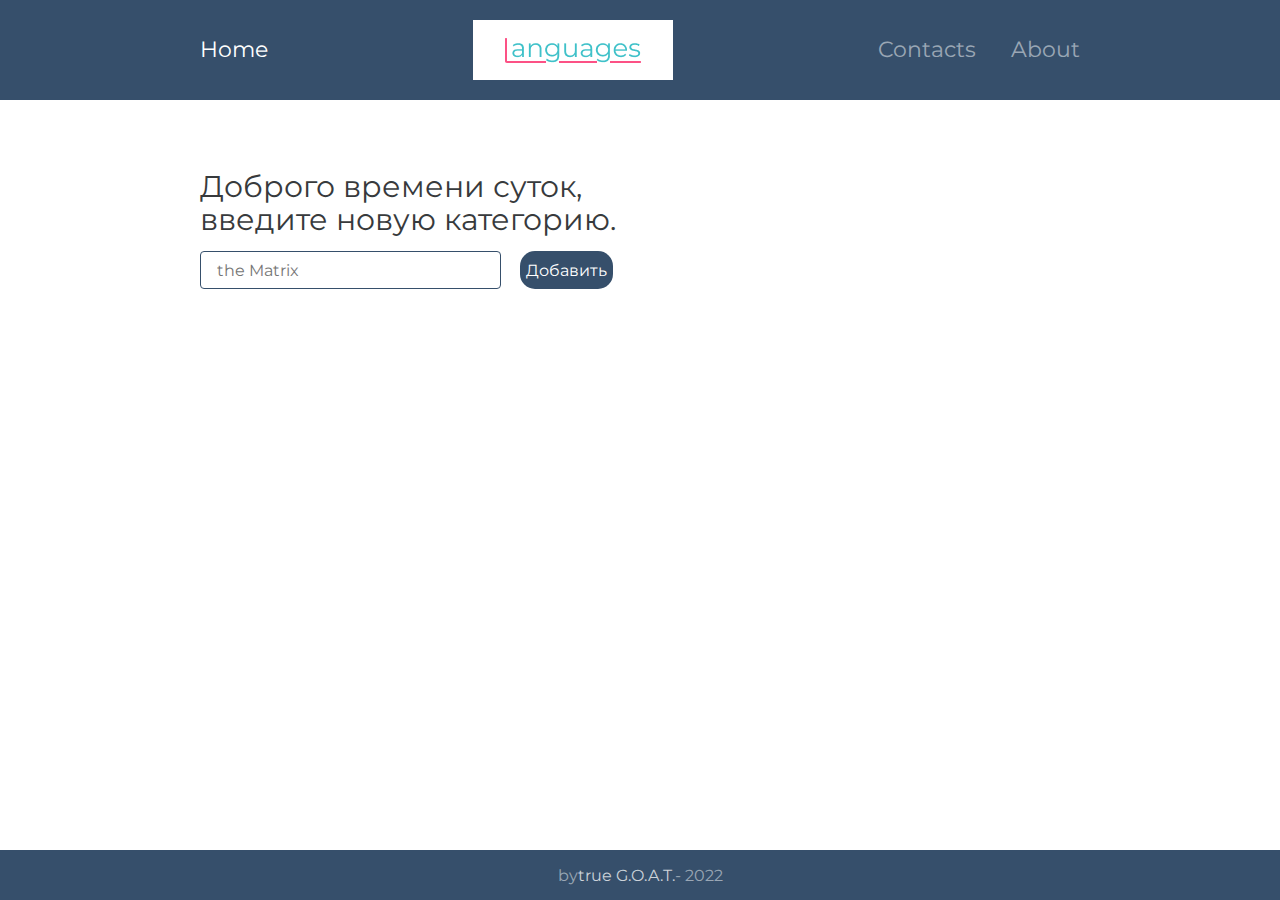
<file: index.html>
<!DOCTYPE html>
<html lang="en">
<head>
    <meta charset="UTF-8">
    <meta http-equiv="X-UA-Compatible" content="IE=edge">
    <meta name="viewport" content="width=device-width, initial-scale=1.0">
    <link rel="icon" type="image/x-icon" href="img/ico.ico">
    <link href="https://fonts.googleapis.com/css2?family=Montserrat&display=swap" rel="stylesheet">
    <link rel="stylesheet" href="css/reset.css">
    <link rel="stylesheet" href="css/global.css">
    <link rel="stylesheet" href="css/header.css">
    <link rel="stylesheet" href="css/footer.css">
    <link rel="stylesheet" href="css/pages/index.css">
    <title>Languages</title>
</head>
<body>
    <div class="wrapper">
        <header class="header">
            <span class="header__span">Home</span>
            <a class="logo-link" href="index.html"><img class="logo" src="img/logo.png" alt="logo"></a>
            <nav class="navigation">
                <ul class="navigation__list">
                    <li class="navigation__item">
                        <a class="navigation__link" href="php/pages/contacts.php">Contacts</a>
                    </li>
                    <li class="navigation__item">
                        <a class="navigation__link" href="html/about.html">About</a>
                    </li>
                </ul>
            </nav>
        </header>
        <main class="main">
            <div class="main__inner">
                <div class="main__greetings">
                    <h1 class="main__title">Доброго времени суток, введите новую категорию.</h1>
                    <form id="formObject">
                        <input class="main__input inpt" id="objectInput" type="text" placeholder="the Matrix">
                        <button class="main__btn btn" id="objectButton">Добавить</button>
                    </form>
                </div>
                
            </div>
        </main>
        <footer class="footer">
            by <span class="footer__span"> true G.O.A.T.</span> - 2022
        </footer>
    </div>
    
    <script src="js/wordsFunctions.js"></script>
</body>
</html>
</file>
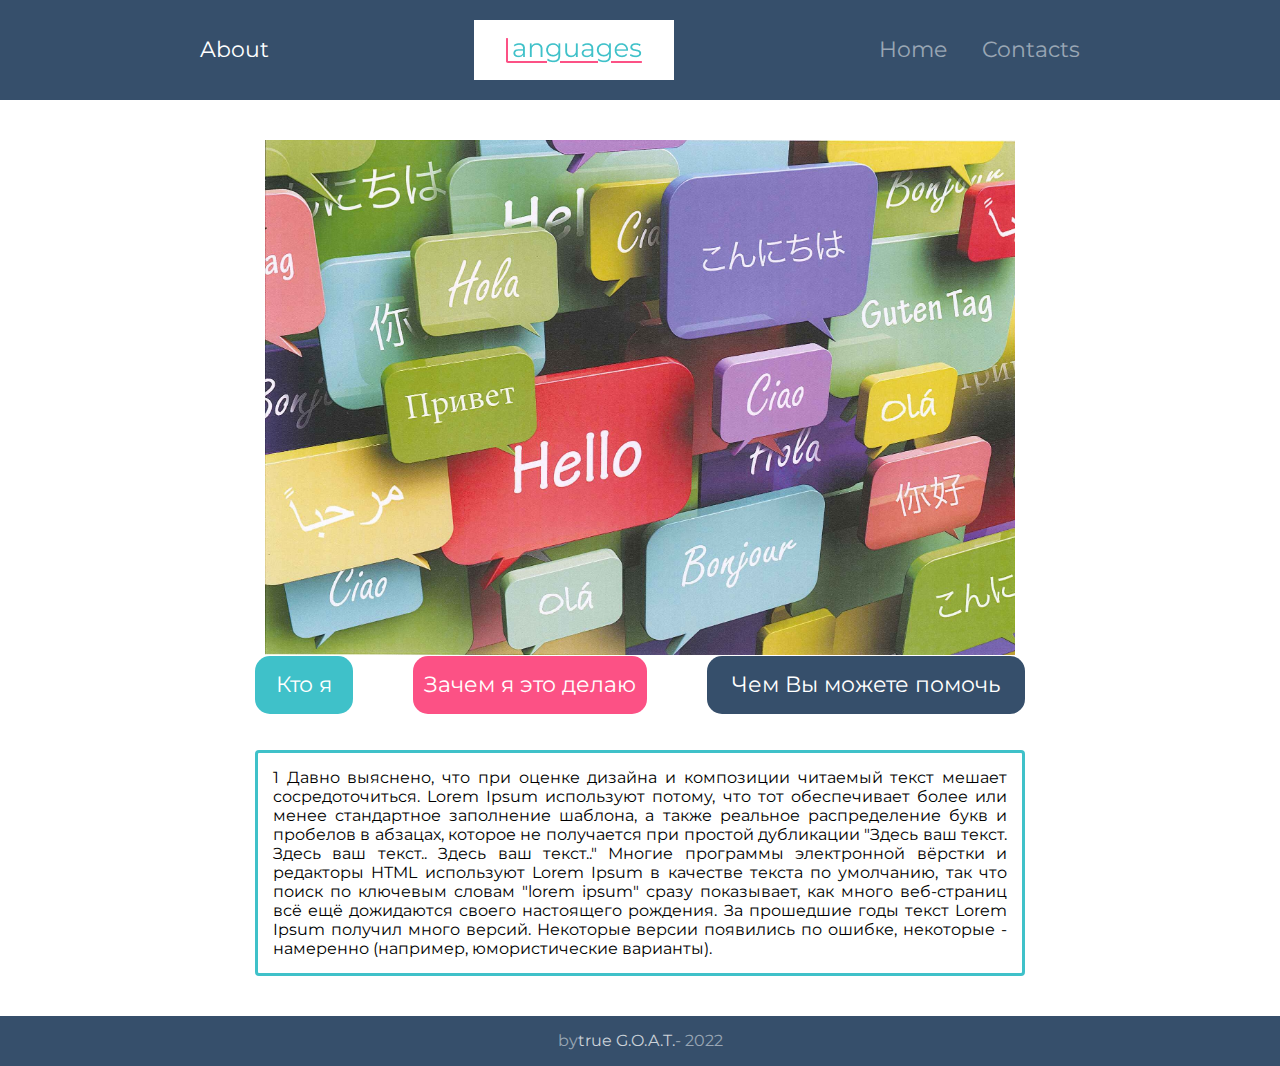
<file: html/about.html>
<!DOCTYPE html>
<html lang="en">
<head>
    <meta charset="UTF-8">
    <meta http-equiv="X-UA-Compatible" content="IE=edge">
    <meta name="viewport" content="width=device-width, initial-scale=1.0">
    <link rel="icon" type="image/x-icon" href="../img/ico.ico">
    <link href="https://fonts.googleapis.com/css2?family=Montserrat&display=swap" rel="stylesheet">
    <link rel="stylesheet" href="../css/reset.css">
    <link rel="stylesheet" href="../css/global.css">
    <link rel="stylesheet" href="../css/header.css">
    <link rel="stylesheet" href="../css/footer.css">
    <link rel="stylesheet" href="../css/pages/about.css">
    <title>About</title>
</head>
<body>
    <div class="wrapper">
        <header class="header">
            <span class="header__span">About</span>
            <a class="logo-link" href="../index.html"><img class="logo" src="../img/logo.png" alt="logo"></a>
            <nav class="navigation">
                <ul class="navigation__list">
                    <li class="navigation__item">
                        <a class="navigation__link" href="../index.html">Home</a>
                    </li>
                    <li class="navigation__item">
                        <a class="navigation__link" href="../php/pages/contacts.php">Contacts</a>
                    </li>
                </ul>
            </nav>
        </header>
        <main class="main">
            <div class="main__inner">
                <div class="main__tabs">
                    <div class="tabs__wrapper">
                        <div class="tabs__container">
                            <a class="tabs__link sky" href="#tab1">Кто я</a>
                            <a class="tabs__link pink" href="#tab2">Зачем я это делаю</a>
                            <a class="tabs__link blue" href="#tab3">Чем Вы можете помочь</a>
                        </div>
                        <div class="tabs__content">
                           <div class="tabs__item sky-border" id="tab1">1 Давно выяснено, что при оценке дизайна и композиции 
                            читаемый текст мешает сосредоточиться. Lorem Ipsum 
                            используют потому, что тот обеспечивает более или менее 
                            стандартное заполнение шаблона, а также реальное 
                            распределение букв и пробелов в абзацах, которое не 
                            получается при простой дубликации "Здесь ваш текст. 
                            Здесь ваш текст.. Здесь ваш текст.." Многие программы 
                            электронной вёрстки и редакторы HTML используют Lorem 
                            Ipsum в качестве текста по умолчанию, так что поиск по 
                            ключевым словам "lorem ipsum" сразу показывает, как много 
                            веб-страниц всё ещё дожидаются своего настоящего рождения. 
                            За прошедшие годы текст Lorem Ipsum получил много версий. 
                            Некоторые версии появились по ошибке, некоторые - 
                            намеренно (например, юмористические варианты).</div>
                            <div class="tabs__item pink-border" id="tab2">2 Давно выяснено, что при оценке дизайна и композиции 
                            читаемый текст мешает сосредоточиться. Lorem Ipsum 
                            используют потому, что тот обеспечивает более или менее 
                            стандартное заполнение шаблона, а также реальное 
                            распределение букв и пробелов в абзацах, которое не 
                            получается при простой дубликации "Здесь ваш текст. 
                            Здесь ваш текст.. Здесь ваш текст.." Многие программы 
                            электронной вёрстки и редакторы HTML используют Lorem 
                            Ipsum в качестве текста по умолчанию, так что поиск по 
                            ключевым словам "lorem ipsum" сразу показывает, как много 
                            веб-страниц всё ещё дожидаются своего настоящего рождения. 
                            За прошедшие годы текст Lorem Ipsum получил много версий. 
                            Некоторые версии появились по ошибке, некоторые - 
                            намеренно (например, юмористические варианты).</div>
                            <div class="tabs__item blue-border" id="tab3">3 Давно выяснено, что при оценке дизайна и композиции 
                            читаемый текст мешает сосредоточиться. Lorem Ipsum 
                            используют потому, что тот обеспечивает более или менее 
                            стандартное заполнение шаблона, а также реальное 
                            распределение букв и пробелов в абзацах, которое не 
                            получается при простой дубликации "Здесь ваш текст. 
                            Здесь ваш текст.. Здесь ваш текст.." Многие программы 
                            электронной вёрстки и редакторы HTML используют Lorem 
                            Ipsum в качестве текста по умолчанию, так что поиск по 
                            ключевым словам "lorem ipsum" сразу показывает, как много 
                            веб-страниц всё ещё дожидаются своего настоящего рождения. 
                            За прошедшие годы текст Lorem Ipsum получил много версий. 
                            Некоторые версии появились по ошибке, некоторые - 
                            намеренно (например, юмористические варианты).</div> 
                        </div>
                    </div>
                </div>
                <div class="main__img">
                    <img class="img" src="../img/img.jpg" alt="image">
                </div>
            </div>  
        </main>
        <footer class="footer">
            by <span class="footer__span"> true G.O.A.T.</span> - 2022
        </footer>
        <script src="../js/tabs.js"></script>
    </div>
</body>
</html>
</file>
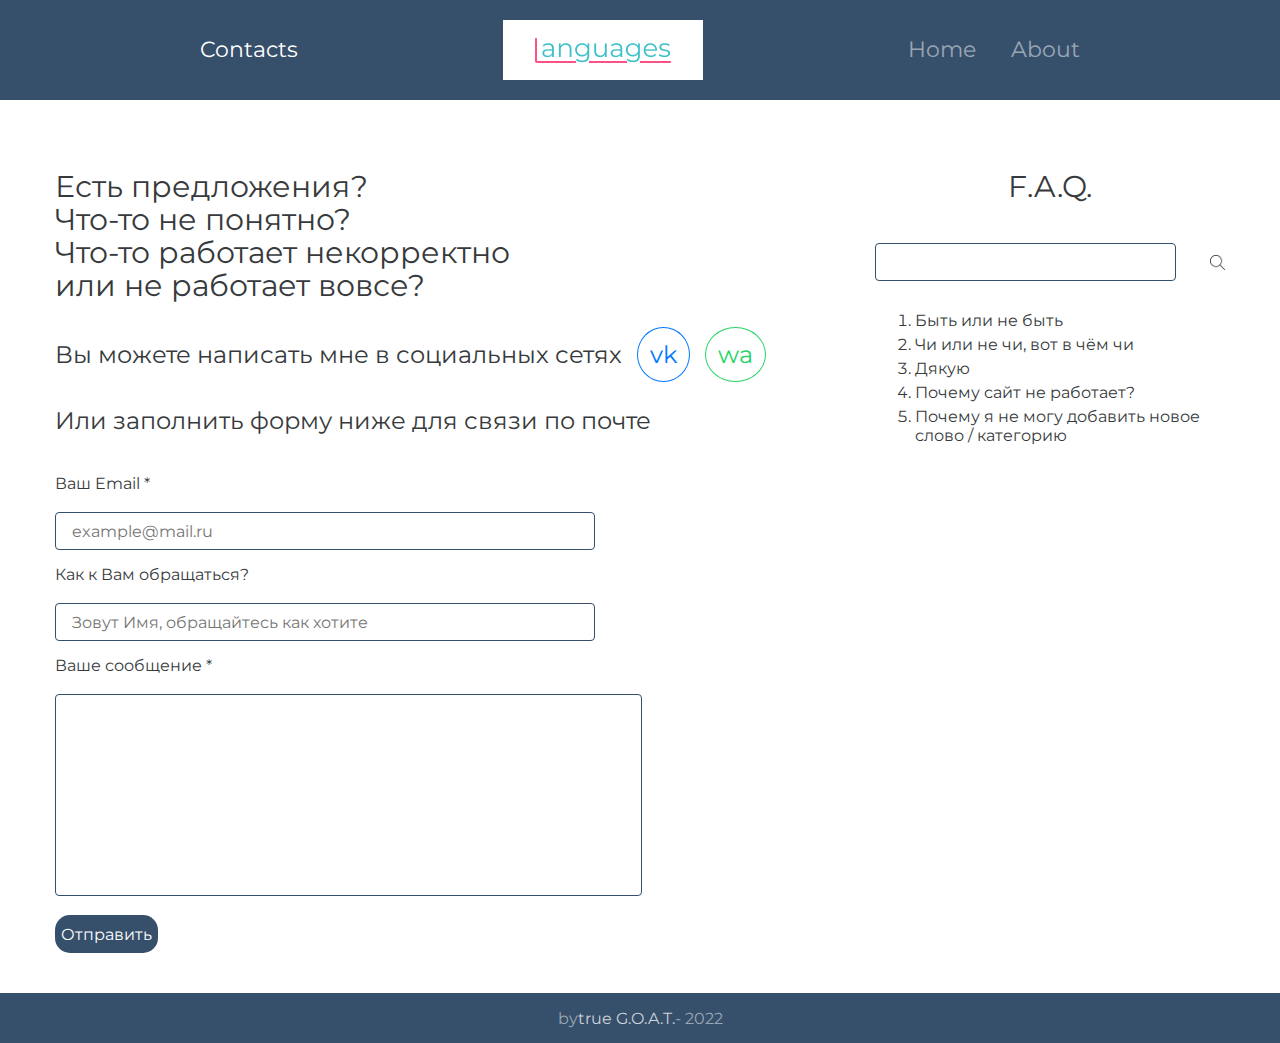
<file: html/contacts.html>
<!DOCTYPE html>
<html lang="en">
<head>
    <meta charset="UTF-8">
    <meta http-equiv="X-UA-Compatible" content="IE=edge">
    <meta name="viewport" content="width=device-width, initial-scale=1.0">
    <link rel="icon" type="image/x-icon" href="../img/ico.ico">
    <link href="https://fonts.googleapis.com/css2?family=Montserrat&display=swap" rel="stylesheet">
    <link rel="stylesheet" href="../css/reset.css">
    <link rel="stylesheet" href="../css/global.css">
    <link rel="stylesheet" href="../css/header.css">
    <link rel="stylesheet" href="../css/footer.css">
    <link rel="stylesheet" href="../css/pages/contacts.css">
    <title>Contacts</title>
</head>
<body>
    <div class="wrapper">
        <header class="header">
            <span class="header__span">Contacts</span>
            <a class="logo-link" href="../index.html"><img class="logo" src="../img/logo.png" alt="logo"></a>
            <nav class="navigation">
                <ul class="navigation__list">
                    <li class="navigation__item">
                        <a class="navigation__link" href="../index.html">Home</a>
                    </li>
                    <li class="navigation__item">
                        <a class="navigation__link" href="about.html">About</a>
                    </li>
                </ul>
            </nav>
            <div class="menu">
                <span></span>
                <span></span>
                <span></span>
            </div>
        </header>
        <main class="main">
            <div class="modal none" id="modal">
                <div class="modal__inner">
                    <div class="modal__header">
                        <h5 class="modal__title">Погодите-ка</h5>
                        <span id="close">&times;</span>
                    </div>
                    <div class="modal__content"></div>
                </div>
            </div>
            <div class="main__inner">
                <div class="main__item left-item">
                    <h1 class="main__title">Есть предложения?<br>Что-то не понятно?<br>Что-то работает некорректно<br>или не работает вовсе?</h1>
                    <div class="main__text flex">
                        <p class="text">Вы можете написать мне в социальных сетях</p>
                        <div class="main__links">
                            <div class="main__links-item"><a class="main__link vk" href="https://vk.com/truegoat" target="_blank">vk</a></div>
                            <div class="main__links-item"><a class="main__link wa" href="tel:+79603673787">wa</a></div>
                        </div>
                    </div>
                    <div class="main__text">
                        <p class="text">Или заполнить форму ниже для связи по почте</p>
                    </div>
                    <div class="main__form-wrapper">
                        <form class="main__form" action="../php/ajax.php" method="post">
                            <div class="main__form-label">Ваш Email *</div><br> 
                            <input class="main__form-input inpt" id="email" name="email" type="email" placeholder="example@mail.ru"><br>
                            <div class="main__form-label">Как к Вам обращаться?</div><br>
                            <input required class="main__form-input inpt" id="name" name="name" type="text" placeholder="Зовут Имя, обращайтесь как хотите"><br>
                            <div class="main__form-label">Ваше сообщение *</div><br>
                            <textarea class="main__form-ta" id="text" name="text"  cols="55" rows="10" ></textarea><br>
                            <button class="main__form-btn btn" id="button" type="submit">Отправить</button>
                        </form>
                    </div>
                </div>
                <div class="main__item right-item">
                    <h1 class="main__title">F.A.Q.</h1>
                    <div class="search-box">
                        <input class="faq-search inpt" type="text" name="" id="">
                        <img class="search-icon" src="../img/search.png" width="15px" height="15px" alt="">
                    </div>
                    
                    <ol class="main__list">
                        <li class="main__list-item">Быть или не быть</li>
                        <li class="main__list-item">Чи или не чи, вот в чём чи</li>
                        <li class="main__list-item">Дякую</li>
                        <li class="main__list-item">Почему сайт не работает?</li>
                        <li class="main__list-item">Почему я не могу добавить новое слово / категорию</li>
                    </ol>
                </div>
            </div>
        </main>
        <footer class="footer">
            by <span class="footer__span"> true G.O.A.T.</span> - 2022
        </footer>
    </div>
    <script src="../js/script.js"></script>
    <script src="../js/menu.js"></script>
    <script src="../js/search.js"></script>
</body>
</html>
</file>
<file: css/global.css>
/* ===== global ===== */
html,
body{
    height: 100%;
}

.wrapper{
    display: flex;
    flex-direction: column;
    min-height: 100%;
}
.main{
    flex: 1 0 auto;
}
.footer{
    flex: 0 0 auto;
}

/* global styles */
.btn{
    background-color: #364F6B;

    color: #fff;
    font-family: Montserrat;
    font-style: normal;
    font-weight: normal;
    font-size: 16px;
    line-height: 21px;

    max-width: 108px;
    min-height: 38px;

    border-radius: 15px;
    border: none;

    cursor: pointer;
}
.inpt{
    border-radius: 4px;
    border: 1px solid #364F6B;

    padding: 7px 16px;

    height: 38px;
}
</file>
<file: css/header.css>
/* ===== header ===== */
header{
    min-height: 100px;
    background-color: #364F6B;
    
    display: flex;
    justify-content: space-between;
    align-items: center;

    padding: 20px 200px;

    font-family: Montserrat;
    font-style: normal;
    font-weight: normal;
    font-size: 22px;
    line-height: 16px;
}
.header__span{
    color: #fff;
}
.navigation__list{
    display: flex;
}
.navigation__link{
    color: rgba(255, 255, 255, 0.5);
    transition: all 0.3s;
}
.navigation__link:hover{
    color: #fff;
}
.navigation__item + .navigation__item{
    margin-left: 35px;
}
.menu{
    display: none;
}
.menu span{
    background-color: #fff;
    width: 25px;
    height: 2px;
    z-index: 2;
    display: block;
    margin: 7px 0;
}

/* ===== media ===== */
@media (max-width: 920px){
    .header{
        padding: 0px;
        justify-content: space-around;
    }
}

@media (max-width: 525px){
    .logo{
        display: none;
    }
    .logo-link{
        display: none;
    }
}
</file>
<file: css/footer.css>
/* ===== footer ===== */
footer{
    background-color: #364F6B;
    min-height: 50px;

    font-family: Montserrat;
    font-style: normal;
    font-weight: normal;
    font-size: 16px;
    line-height: 21px;
    color: rgba(255, 255, 255, 0.5);

    display: flex;
    align-items: center;
    justify-content: center;
}
.footer__span{
    color: rgba(255, 255, 255, 0.75);
}
</file>
<file: css/pages/index.css>
/* ====== styles index.html ===== */

/* main */
main{
    color: #373A3C;
    font-family: Montserrat;
}
.main__greetings{
    max-width: 416px;
    margin-top: 70px;
    margin-left: 200px;
}
.main__title{
    font-size: 30px;
    line-height: 33px;
    font-weight: 400;
    margin-bottom: 15px;
}
.main__input{
    width: 301px;
}
.main__btn{
    margin-left: 15px;
}

.object__inner{
    display: flex;
    flex-direction: column;
    align-items: center;
}
.object__title{
    font-weight: 400;
    font-size: 24px;
    line-height: 26px;

    margin-bottom: 15px;
}
#word{
    width: 184px;
    margin-right: 15px;
    margin-bottom: 35px;
}
#translate{
    width: 301px;
    margin-right: 15px;
    margin-bottom: 35px;
}

.object__container{
    display: grid;
    grid-template-columns: repeat(7, 150px);
    grid-auto-rows: 75px;
    grid-gap: 20px;
    padding-top: 20px;
    padding-bottom: 20px;
}
.object__item{
    color: #364F6B;
    font-size: 20px;
    line-height: 21px;
    position: relative;
}

.item__face, .item__back{
    border: none;
    border-radius: 15px;
    width: 100%;
    height: 100%;
    color: #364F6B;
    position: absolute;
    display: flex;
    align-items: center;
    justify-content: center;
    transition: 0.2s;
}
.item__face{
    background-color: #3FC1C9;
    color: #f5f5f5;
}
.item__face:hover{
    opacity: 0;
}
.item__back{
    color: #FC5185;
}

.right-border{
    border: 1px solid red;
}
/* ===== media ===== */
@media (max-width: 1300px) {
    #formObject{
        margin-bottom: 35px;
    }
}

@media (max-width: 1199px) {
    .object__container{
        grid-template-columns: repeat(5, 150px);
    }
}

@media (max-width: 885px){
    .main__title{
        display: none;
    }
    .object__container{
        grid-template-columns: repeat(4, 150px);
    }
    .main__inner{
        display: flex;
        flex-direction: column;
        align-items: center;
    }
    .main__greetings{
        margin-left: 0px;
        margin-top: 15px;
        display: flex;
        justify-content: center;
    }
}

@media (max-width: 690px) {
    .object__container{
        grid-template-columns: repeat(3, 150px);
    }
}

@media (max-width: 635px) {
    #formItem{
        display: flex;
        flex-direction: column;
        /* border: 1px solid #364F6B; */
        border-radius: 4px;
        /* align-items: center; */
    }
    #word, #translate{
        width: 301px;
        margin-bottom: 10px;
        margin-right: 0px;
    }
}

@media (max-width: 525px) {
    .object__container{
        grid-template-columns: repeat(2, 150px);
    }
}

@media (max-width: 440px) {
    #formObject{
        margin-bottom: 15px;
        display: flex;
        flex-direction: column;
    }
    #objectInput{
        margin-bottom: 15px;
    }
    #objectButton{
        margin-left: 0px;
    }
}

@media (max-width: 345px) {
    .object__container{
        grid-template-columns: repeat(1, 200px);
        grid-gap: 10px;
    }
    #objectInput, #word, #translate{
        width: 201px;
    }
}
</file>
<file: css/pages/about.css>
/* ===== style about ===== */
.main__inner{
    display: flex;
    justify-content: space-around;
    align-items: center;

    padding: 40px 0;

    font-family: Montserrat;
    font-weight: normal;

    min-height: 100vh;
}

.main__img{
    max-width: 750px;
    
}
.img{
    width: 100%;
    height: 100%;
}
/* tabs */
.tabs__container{
    margin-bottom: 35px;
    min-height: 60px;
    max-width: 770px;
    display: flex;
    justify-content: space-between;
    align-items: center;
}
.tabs__link{
    color: #fff;
    font-size: 22px;
    line-height: 16px;
    border-radius: 15px;
}
.sky{
    background-color: #3FC1C9;
    padding: 21px 21px;
}
.pink{
    background-color: #FC5185;
    padding: 21px 11px;
}
.blue{
    background-color: #364F6B;
    padding: 21px 25px;
}
.sky-border{
    border: 3px solid #3FC1C9;
    border-radius: 4px;
}
.pink-border{
    border: 3px solid #FC5185;
    border-radius: 4px;
}
.blue-border{
    border: 3px solid #364F6B;
    border-radius: 4px;
}
.tabs__item{
    text-align: justify;
    max-width: 770px;
    /* min-height: 601px; */
    padding: 15px;
}
.none{
    display: none;
}

/* ===== media ===== */
@media (max-width: 1550px) {
    .main__inner{
        flex-direction: column;
    }
    .main__img{
        order: -1;
    }
}

@media (max-width: 800px){
    .main__inner{
        padding: 0px 15px;
    }
    .main__inner{
        justify-content: start;
        padding: 40px 0;
    }
    .main__tabs{
        margin-top: 40px;
    }
}

@media (max-width: 680px) {
    
}
</file>
<file: css/pages/contacts.css>
/* ====== styles contacts.html ===== */
.main__inner{
    color: #373A3C;
    font-family: Montserrat;
    padding-top: 70px;
    /* padding-left: 200px;
    padding-right: 200px; */

    display: flex;
    justify-content: space-around;
}

/* ======left item ===== */
.main__title{
    font-size: 30px;
    line-height: 33px;
    font-weight: 400;
    margin-bottom: 40px;
}
.main__text{
    font-weight: 400;
    font-size: 24px;
    line-height: 26px;

    margin-bottom: 40px;
}
.flex{
    display: flex;
    align-items: center;
}
.main__links{
    display: flex;
    margin-left: 15px;
}
.main__links-item + .main__links-item{
    margin-left: 15px;
}
.main__link{
    border-radius: 50%;
    transition: all 0.3s;
}
.vk{
    border: 1px solid #0077ff;
    color: #0077FF;
}
.wa{
    color: #25D366;
    border: 1px solid #25D366;
}
.vk,
.wa{
    padding: 12px;
}
.vk:hover{
    color: #fff;
    background-color: #0077ff;
}
.wa:hover{
    color: #fff;
    background-color: #25D366;
}

/* ===== form ===== */
.main__form{
    padding-bottom: 40px;
}
main__form-label{
    font-size: 16px;
    line-height: 24px;
    font-weight: 400;
    margin-bottom: 15px;
}
.main__form-input{
    margin-bottom: 15px;
    width: 540px;
}
.main__form-ta{
    border: 1px solid #364F6B;
    border-radius: 4px;
    resize: none;
    padding: 5px 10px;
}
.main__form-btn{
    margin-top: 15px;
}

.right-border{
    border: 1px solid red;
}
.green-border{
    border: 1px solid green;
}


/* ===== modal ===== */
.modal{
    position: fixed;
    top: 0%;
    left: 50%;
    transform: translateX(-50%);
    z-index: 1;
    width: 100%;
    height: 100%;
    display: flex;
    padding-top: 35px;
    justify-content: center;
    align-items: flex-start;
    background-color: rgba(0,0,0,0.4);
}
.modal__inner{
    font-family: Montserrat;
    display: flex;
    flex-direction: column;
    max-width: 250px;
    min-height: 100px;
    padding: 10px;
    border: 2px solid #364F6B;
    background-color: #fff;
}
.modal__header{
    display: flex;
    justify-content: space-between;
    align-items: center;
    padding-bottom: 5px;
    border-bottom: 1px solid #ccc;
}
.modal__header span{
    font-size: 25px;
    cursor: pointer;
}
.modal__content{
    margin-top: 35px;
}
.none{
    display: none;
}
.block{
    display: block !important;
}

/* ===== right item ===== */
.right-item{
    display: flex;
    flex-direction: column;

    max-width: 350px;
    width: 100%;
}
.main__title{
    align-self: center;
}
.search-box{
    display: flex;
    align-items: center;
    justify-content: space-between;
    max-width: 100%;
    margin-bottom: 25px;   
}
.faq-search{
    width: 301px;
}
.main__list{
    align-self: start;
}
.main__list-item{
    margin: 5px 0px;
}
.main__list-link{
    color: #364F6B;
}
/* ===== media ===== */
@media (max-width: 1140px) {
    .main__inner{
        flex-direction: column;
    } 
    .right-item{
        order: -1;
    } 
    .main{
        padding-left: 25px;
    }
    .main__list{
        padding-bottom: 50px;
    }
}

@media (max-width: 744px) {
    .main__title{
        display: none;
    }
    p.text{
        display: none;
    }
    .main__links{
        margin-left: 0px;
    }
}

@media (max-width: 580px) {
    .main__form-input{
        width: 301px;
    }
    .main__form-ta{
        width: 301px;
    }
}

@media (max-width: 400px) {
    .right-item, .left-item{
        max-width: 320px;
        width: 100%;
    }
}

@media (max-width: 352px) {
    .main{
        padding-left: 5px;
    }
    .search-box{
        justify-content: start;
    }
    .faq-search{
        width: 250px;
    }
    .search-icon{
        margin-left: 15px;
    }
    .main__form-input{
        width: 250px;
    }
    .main__form-ta{
        width: 250px;
    }
}
</file>
